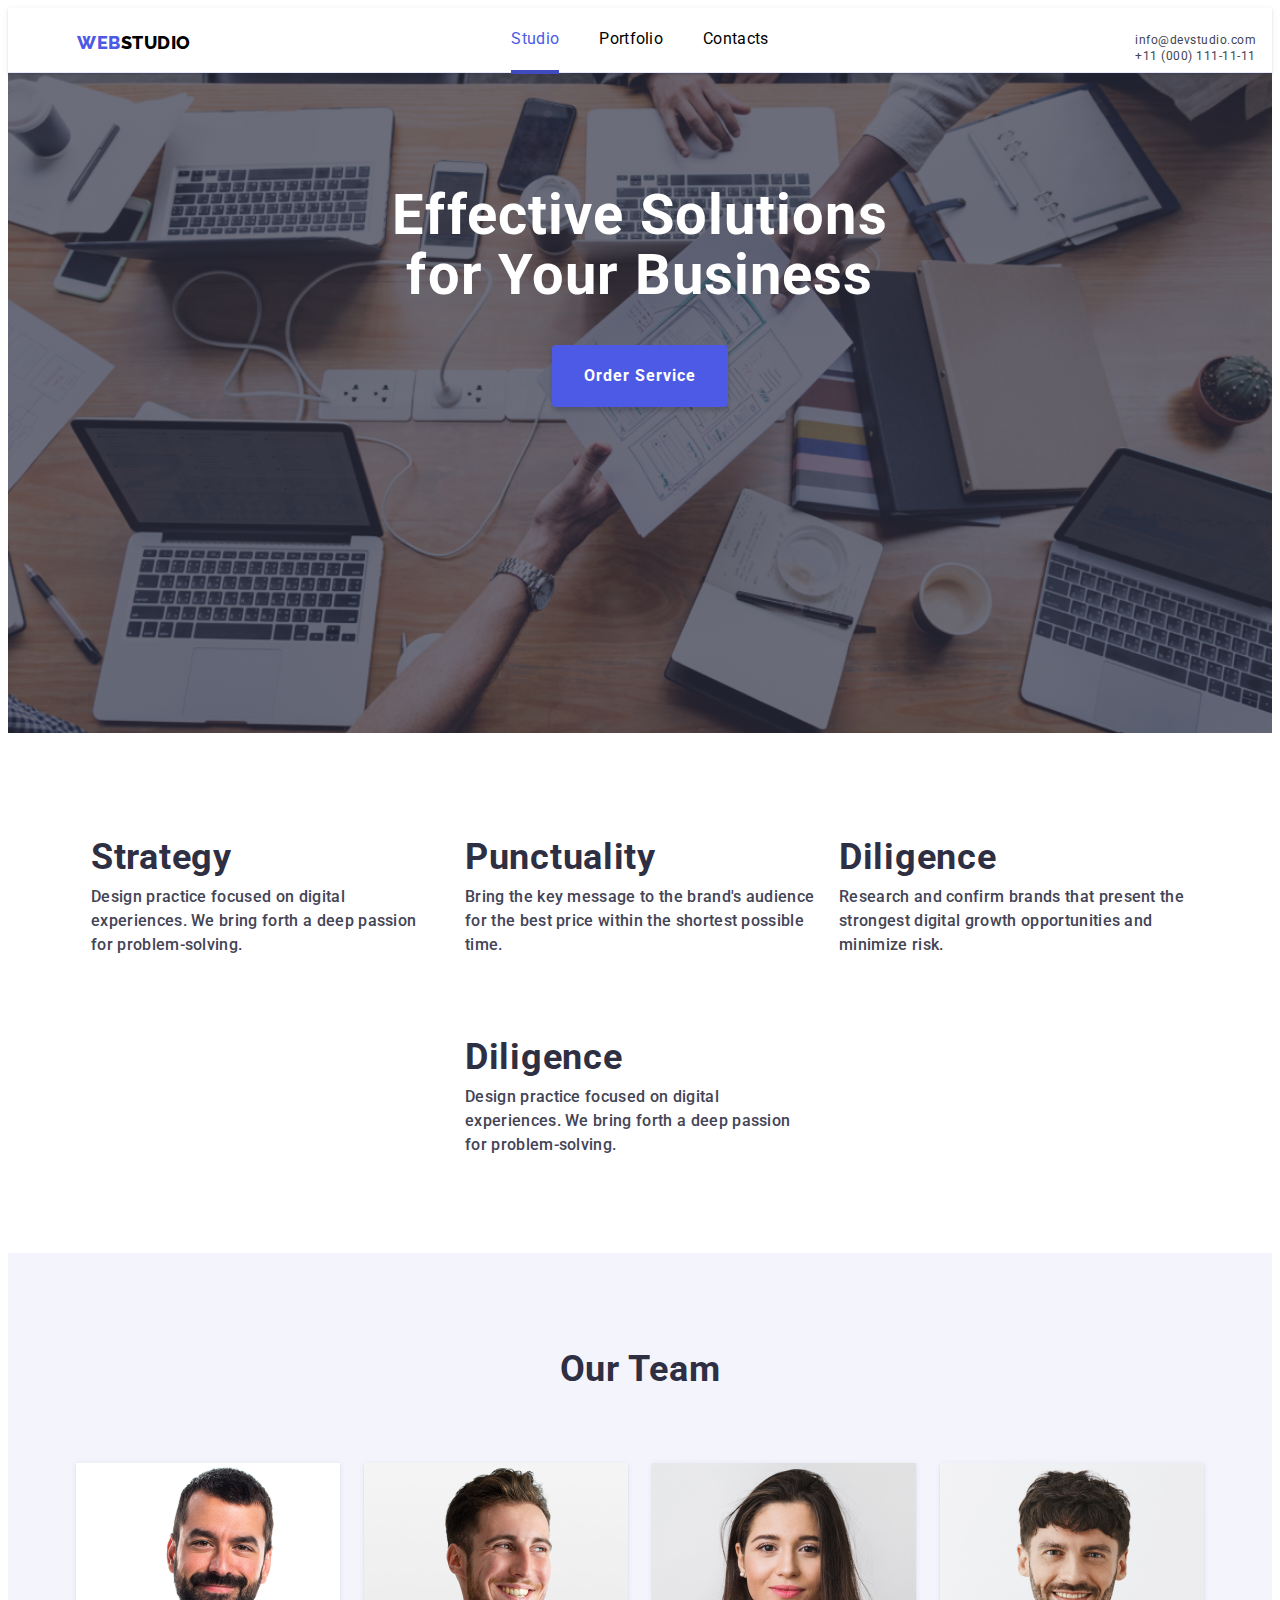
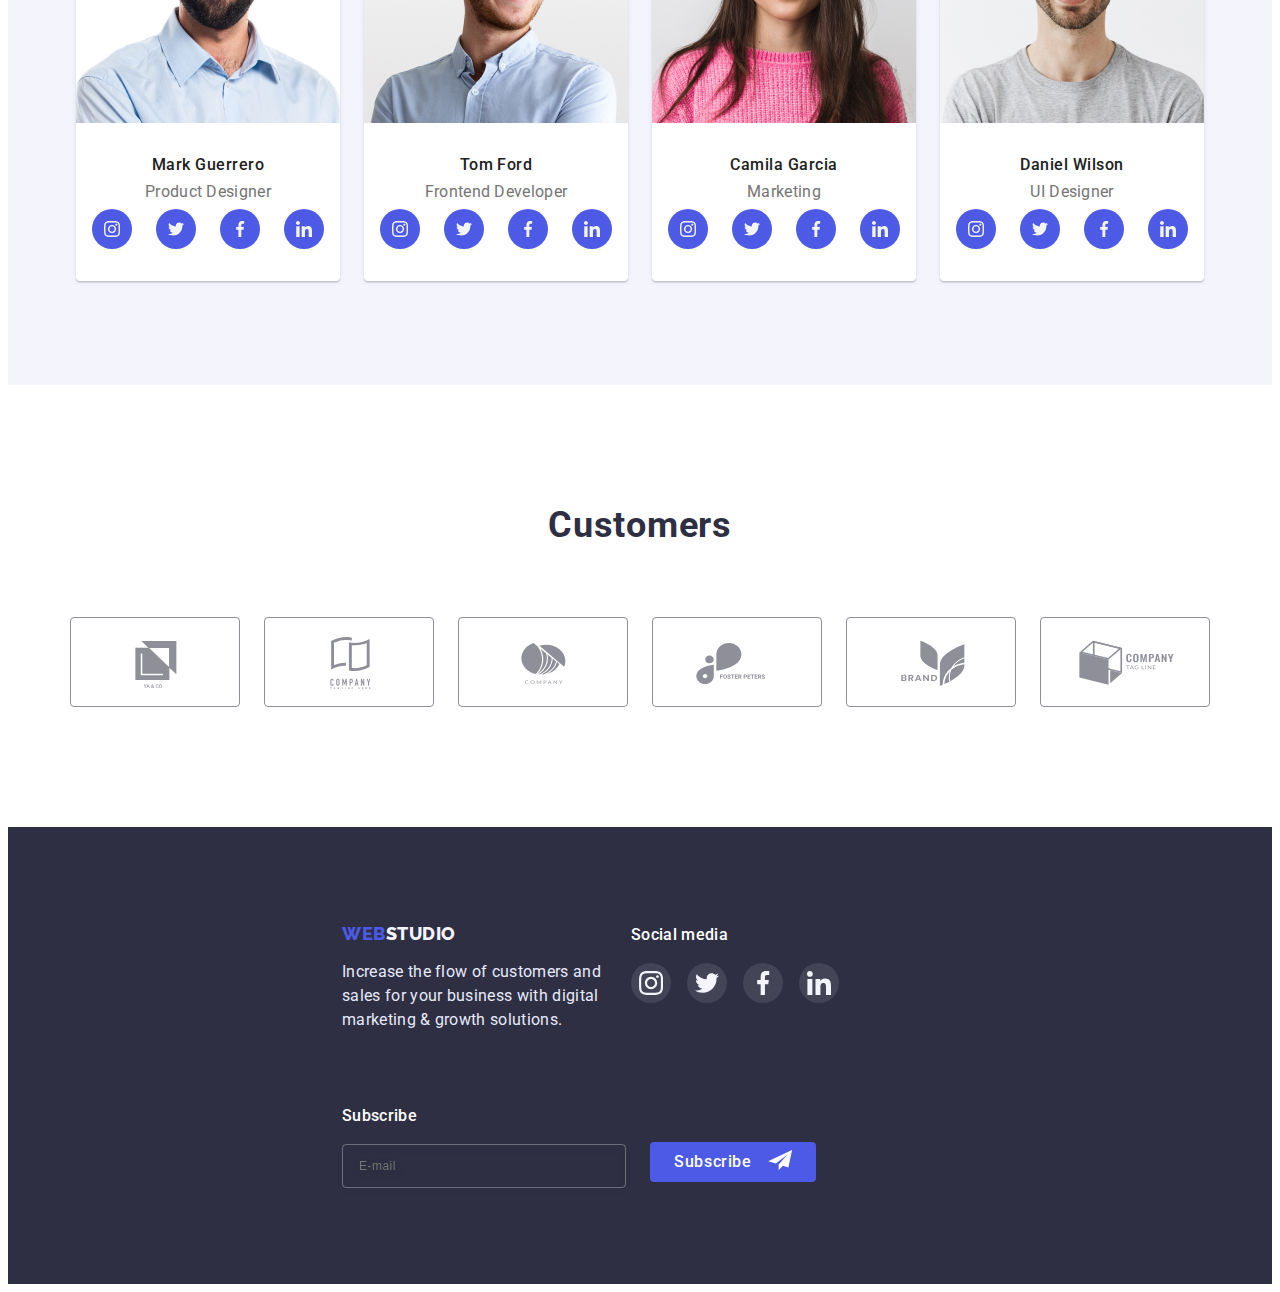
<file: index.html>
<!DOCTYPE html>
<html lang="en">
<head>
    <meta charset="UTF-8">
    <meta http-equiv="X-UA-Compatible" content="IE=edge">
    <meta name="viewport" content="width=device-width, initial-scale=1.0">
    <link rel="stylesheet" href="https://cdnjs.cloudflare.com/ajax/libs/modern-normalize/1.1.0/modern-normalize.min.css"
        integrity="sha512-wpPYUAdjBVSE4KJnH1VR1HeZfpl1ub8YT/NKx4PuQ5NmX2tKuGu6U/JRp5y+Y8XG2tV+wKQpNHVUX03MfMFn9Q=="
        crossorigin="anonymous" referrerpolicy="no-referrer" />
    <link rel="preconnect" href="https://fonts.googleapis.com">
    <link rel="preconnect" href="https://fonts.gstatic.com" crossorigin>
    <link href="https://fonts.googleapis.com/css2?family=Raleway:wght@800&family=Roboto:wght@400;500;700;900&display=swap"
        rel="stylesheet">
    <link rel="stylesheet" href="./styles/styles.css">
    <title>homeworck 4</title>
</head>
<body>
    
    <header>
        <div class="container heder-div">
         <a class="logo-link link" href="./">WEB<span class="heder-logo">STUDIO</span></a>
            <div class="menu-btn">
                <span></span>
                <span></span>
                <span></span>
            </div>
            <div class="menu">
         <ul class="heder-buttons">
            <li  class="heder-link curent-1"><a class="heder-nav-link link current" href="" >Studio</a></li>
            <li  class="heder-link"><a class="heder-nav-link link" href="./portfolio.html">Portfolio</a></li>
            <li  class="heder-link"><a class="heder-nav-link link" href="">Contacts</a></li>
         </ul>
        <div class="heder-contacts-link link">
            <a class="heder-contackts link" href="mailto:info@devstudio.com">info@devstudio.com</a>
            <a class="heder-contackts burger link" href="tel:+110001111111">+11 (000) 111-11-11</a>
        </div>
        <ul class="burger-logo-link link">
            <li class="team-logo"><a class="team-soc link" href="">
                    <svg width="16" height="16" class="soc-icon">
                        <use href="./logos/soc-icons.svg#icon-instagram"></use>
                    </svg>
                </a>
            </li>
            <li class="team-logo"><a class="team-soc link" href=""><svg width="16" height="16" class="soc-icon">
                        <use href="./logos/soc-icons.svg#icon-twitter"></use>
                    </svg></a>
            </li>
            <li class="team-logo"><a class="team-soc link" href=""><svg width="16" height="16" class="soc-icon">
                        <use href="./logos/soc-icons.svg#icon-facebook"></use>
                    </svg></a>
            </li>
            <li class="team-logo"><a class="team-soc link" href=""><svg width="16" height="16" class="soc-icon">
                        <use href="./logos/soc-icons.svg#icon-linkedin"></use>
                    </svg></a>
            </li>
        </ul>
        </div>
        </div>
    </header>

    <main>
     <section class="buy">
        <div class="container">
                <h1 class="buy-text">Effective Solutions<br>for Your Business</h1>
                <button class="buy-btn" type=button data-modal-open>Order Service</button>
        </div>
     </section>
    <section class="warning">
        <div class="container">
    <ul class="about-text link">
        <li class="about-txt-1">
        <div class="svg">
            <svg width="64" height="64">
                <use href="./logos/icons.svg#icon-antenna"></use>
            </svg>
        </div>
            <h3 class="about-h3">
                Strategy
            </h3>
            <p class="about-p">
                Design practice focused on digital experiences. We bring forth a deep passion for problem-solving.
            </p>
        </li>
        <li class="about-txt-1">
        <div class="svg">
            <svg width="64" height="64">
                <use href="./logos/icons.svg#icon-clock"></use>
            </svg>
        </div>
            <h3 class="about-h3">
                Punctuality
            </h3>

            <p class="about-p">
                Bring the key message to the brand's audience for the best price within the shortest possible time.
            </p>
        </li>
        <li class="about-txt-1">
        <div class="svg">
            <svg width="64" height="64">
                <use href="./logos/icons.svg#icon-diagram"></use>
            </svg>
        </div>
            <h3 class="about-h3">
                Diligence
            </h3>
            <p class="about-p">
                Research and confirm brands that present the strongest digital growth opportunities and minimize risk.
            </p>
        </li>
        <li class="about-txt-1">
        <div class="svg">
            <svg width="64" height="64">
                <use href="./logos/icons.svg#icon-astronaut"></use>
            </svg>
        </div>
            <h3 class="about-h3">
                Diligence
            </h3>
            <p class="about-p">
                Design practice focused on digital experiences. We bring forth a deep passion for problem-solving.
            </p>
        </li>
    </ul>
    </div>
    </section>

    <section class="about-worck">
        <div class="container">
        <h2 class="whu-worck-txt">
            What are we doing
        </h2>
        <ul class="whu-worck link">
            <li><img width="360" height="300" src="./img/photo1.jpg" alt="img 1"></li>
            <li><img width="360" height="300" src="./img/photo2.jpg" alt="img 2"></li>
            <li><img width="360" height="300" src="./img/photo3.jpg" alt="img 3"></li>
        </ul>
        </div>
    </section>

    <section class="my-team">
        <div class="container">
        <h2 class="team-txt">
            Our Team
        </h2>

       <ul class="about-team link">
        <li class="team">
            <img width="264" height="260" src="./img/mark.jpg" alt="Mark Guerrero" srcset="./img/mark.jpg"
                src="./img/mark.jpg">
            <div class="team-wraper">
            <h3 class="team-h3">Mark Guerrero</h3>
            <p class="team-p">Product Designer</p>
            <ul class="team-logo-link link">
                <li class="team-logo"><a class="team-soc link" href="">
                    <svg width="16" height="16" class="soc-icon">
                    <use href="./logos/soc-icons.svg#icon-instagram"></use>
                </svg>
                </a>
                </li>
                <li class="team-logo"><a class="team-soc link" href=""><svg width="16" height="16" class="soc-icon">
                    <use href="./logos/soc-icons.svg#icon-twitter"></use>
                </svg></a>
                </li>
                <li class="team-logo"><a class="team-soc link" href=""><svg width="16" height="16" class="soc-icon">
                    <use href="./logos/soc-icons.svg#icon-facebook"></use>
                </svg></a>
                </li>
                <li class="team-logo"><a class="team-soc link" href=""><svg width="16" height="16" class="soc-icon">
                    <use href="./logos/soc-icons.svg#icon-linkedin"></use>
                </svg></a>
                </li>
            </ul>
            </div>
        </li>
        <li class="team">
            <img width="264" height="260" src="./img/tom.jpg" alt="Tom Ford" srcset="./img/tom.jpg"
                src="./img/tom.jpg">
            <div class="team-wraper">
            <h3 class="team-h3">Tom Ford</h3>
            <p class="team-p">Frontend Developer</p>
            <ul class="team-logo-link link">
                <li class="team-logo"><a class="team-soc link" href="">
                        <svg width="16" height="16" class="soc-icon">
                            <use href="./logos/soc-icons.svg#icon-instagram"></use>
                        </svg>
                    </a>
                </li>
                <li class="team-logo"><a class="team-soc link" href=""><svg width="16" height="16" class="soc-icon">
                            <use href="./logos/soc-icons.svg#icon-twitter"></use>
                        </svg></a>
                </li>
                <li class="team-logo"><a class="team-soc link" href=""><svg width="16" height="16" class="soc-icon">
                            <use href="./logos/soc-icons.svg#icon-facebook"></use>
                        </svg></a>
                </li>
                <li class="team-logo"><a class="team-soc link" href=""><svg width="16" height="16" class="soc-icon">
                            <use href="./logos/soc-icons.svg#icon-linkedin"></use>
                        </svg></a>
                </li>
            </ul>
            </div>
        </li>
        <li class="team">
            <img width="264" height="260" src="./img/camila.jpg" alt="Camila Garcia"
             srcset="./img/camila.jpg" 
        src="./img/camila.jpg">
            <div class="team-wraper">
            <h3 class="team-h3">Camila Garcia</h3>
            <p class="team-p">Marketing</p>
            <ul class="team-logo-link link">
                <li class="team-logo"><a class="team-soc link" href="">
                        <svg width="16" height="16" class="soc-icon">
                            <use href="./logos/soc-icons.svg#icon-instagram"></use>
                        </svg>
                    </a>
                </li>
                <li class="team-logo"><a class="team-soc link" href=""><svg width="16" height="16" class="soc-icon">
                            <use href="./logos/soc-icons.svg#icon-twitter"></use>
                        </svg></a>
                </li>
                <li class="team-logo"><a class="team-soc link" href=""><svg width="16" height="16" class="soc-icon">
                            <use href="./logos/soc-icons.svg#icon-facebook"></use>
                        </svg></a>
                </li>
                <li class="team-logo"><a class="team-soc link" href=""><svg width="16" height="16" class="soc-icon">
                            <use href="./logos/soc-icons.svg#icon-linkedin"></use>
                        </svg></a>
                </li>
            </ul>
            </div>
        </li>
        <li class="team">
            <img width="264" height="260" src="./img/daniel.jpg" alt="Daniel Wilson" srcset="./img/daniel.jpg"
                src="./img/daniel.jpg">
            <div class="team-wraper">
            <h3 class="team-h3">Daniel Wilson</h3>
            <p class="team-p">UI Designer</p>
            <ul class="team-logo-link link">
                <li class="team-logo"><a class="team-soc link" href="">
                        <svg width="16" height="16" class="soc-icon">
                            <use href="./logos/soc-icons.svg#icon-instagram"></use>
                        </svg>
                    </a>
                </li>
                <li class="team-logo"><a class="team-soc link" href=""><svg width="16" height="16" class="soc-icon">
                            <use href="./logos/soc-icons.svg#icon-twitter"></use>
                        </svg></a>
                </li>
                <li class="team-logo"><a class="team-soc link" href=""><svg width="16" height="16" class="soc-icon">
                            <use href="./logos/soc-icons.svg#icon-facebook"></use>
                        </svg></a>
                </li>
                <li class="team-logo"><a class="team-soc link" href=""><svg width="16" height="16" class="soc-icon">
                            <use href="./logos/soc-icons.svg#icon-linkedin"></use>
                        </svg></a>
                </li>
            </ul>
            </div>
        </li>
       </ul>
    </div>
    </section>

    <section class="customers">
        <div class="container">
        <h2 class="customers-text">Customers</h2>
        <ul class="customers-logo-link link">
            <li class="customers-logos">
                <a class="customer-svg-link link" href="">
                    <svg class="costomers-svg-icon" width="104" height="56">
                        <use href="./logos/customers-icon.svg#icon-Logo"></use>
                    </svg>
                </a>
            </li>
            <li class="customers-logos">
                <a class="customer-svg-link link" href="">
                    <svg class="costomers-svg-icon" width="104" height="56">
                        <use href="./logos/customers-icon.svg#icon-Logo-1"></use>
                    </svg>
                </a>
            </li>
            <li class="customers-logos">
                <a class="customer-svg-link link" href="">
                    <svg class="costomers-svg-icon" width="104" height="56">
                        <use href="./logos/customers-icon.svg#icon-Logo-2"></use>
                    </svg>
                </a>
            </li>
            <li class="customers-logos">
                <a class="customer-svg-link link" href="">
                    <svg class="costomers-svg-icon" width="104" height="56">
                        <use href="./logos/customers-icon.svg#icon-Logo-3"></use>
                    </svg>
                </a>
            </li>
            <li class="customers-logos">
                <a class="customer-svg-link link" href="">
                    <svg class="costomers-svg-icon" width="104" height="56">
                        <use href="./logos/customers-icon.svg#icon-Logo-4"></use>
                    </svg>
                </a>
            </li>
            <li class="customers-logos">
                <a class="customer-svg-link link" href="">
                    <svg class="costomers-svg-icon" width="104" height="56">
                        <use href="./logos/customers-icon.svg#icon-Logo-5"></use>
                    </svg>
                </a>
            </li>
        </ul>
        </div>
    </section>

    </main>

    <footer>
        <div class="container footer-logs">
    
            <div>
                <a class="footer-logo-link link" href="./">WEB<span class="footer-logo">STUDIO</span></a>
                <p class="footer_title">Increase the flow of customers and sales for your business with digital marketing &
                    growth
                    solutions.</p>
            </div>
            <div class="footer-logos">
                <p>
                    Social media
                </p>
                <ul class="footer-logs-link link">
                    <li class="logos-footer"><a class="logo_footer link" href=""><svg class="svg-logo-footer" width="24"
                                height="24">
                                <use href="./logos/soc-icons.svg#icon-instagram"></use>
                            </svg></a></li>
                    <li class="logos-footer"><a class="logo_footer link" href=""><svg class="svg-logo-footer" width="24"
                                height="24">
                                <use href="./logos/soc-icons.svg#icon-twitter"></use>
                            </svg></a></li>
                    <li class="logos-footer"><a class="logo_footer link" href=""><svg class="svg-logo-footer" width="24"
                                height="24">
                                <use href="./logos/soc-icons.svg#icon-facebook"></use>
                            </svg></a></li>
                    <li class="logos-footer"><a class="logo_footer link" href=""><svg class="svg-logo-footer" width="24"
                                height="24">
                                <use href="./logos/soc-icons.svg#icon-linkedin"></use>
                            </svg></a></li>
                </ul>
            </div>
            <div class="footer-input">
                <form>
                    <span class="fuuter-input-title">Subscribe</span>
                    <div class="footer-in">
                        <label class="footer-input-2">
                            <input class="fuuter_input" name="mail" type="email" placeholder="E-mail">
                        </label>
    
    
                        <button type="submit" class="footer-button">
                            Subscribe
                            <svg class="footer-input-logo" width="24" height="20">
                                <use href="./logos/footer-icon.svg#icon-footer"></use>
                            </svg>
                        </button>
                    </div>
                </form>
            </div>
    
        </div>
    </footer>

    <div class="backdrop is-hidden" data-modal>
        <div class="modal">
            <button class='modal-close-button' type="button" data-modal-close>
                <svg width="8" height="8" class="close-button">
                    <use href="./logos/close-modal.svg#icon-close"></use>
                </svg>
            </button>
            <p class="modal-title">Leave your contacts and we will call you back</p>

            <form class="modalform">

            <label><span class="modal-input-title">Name</span> 
            <span class="modal-logo-use">
            <input class="modal-input" name="user-name" type="text"
            required>
            <svg class="modal-input-logo" width="12" height="12">
                <use href="./logos/modal-icons.svg#icon-Vector"></use>
            </svg>
            </span>
            </label>

            <label><span class="modal-input-title">Phone</span>
            <span class="modal-logo-use">
            <input class="modal-input" name="user-tel" type="tel"
            required>
            <svg class="modal-input-logo" width="12" height="12">
                <use href="./logos/modal-icons.svg#icon-Vector-1"></use>
            </svg>
            </span>
            </label>

            <label><span class="modal-input-title">Email</span>
            <span class="modal-logo-use">
            <input class="modal-input" name="user-mail" type="text">
            <svg class="modal-input-logo" width="12" height="12">
                <use href="./logos/modal-icons.svg#icon-Vector-2"></use>
            </svg>
            </span>
            </label>

            <label><span class="modal-input-title">Comment</span>
            <textarea class="modal-comment-input" name="comment" placeholder="Text input" type="text"></textarea>
            </label>

            <div class="accept-modal">
            <label class="privacy-title">
                <div>
                    <label class="check option">
                        <input class="check__input" type="checkbox">
                        <span class="check__box"></span>
                        <span class="accept-title">I accept the terms and conditions of
                             the <a class="modal-ptivacy-link" href="">Privacy Policy</a></span>
                    </label>
                </div>
                
            </label>
            </div>

            <button class="modal-send-btn"  type="submit">Send</button>
            </form>
        </div>
    </div>
    <script src="./js/modal.js"></script>
</body>
</html>
</file>
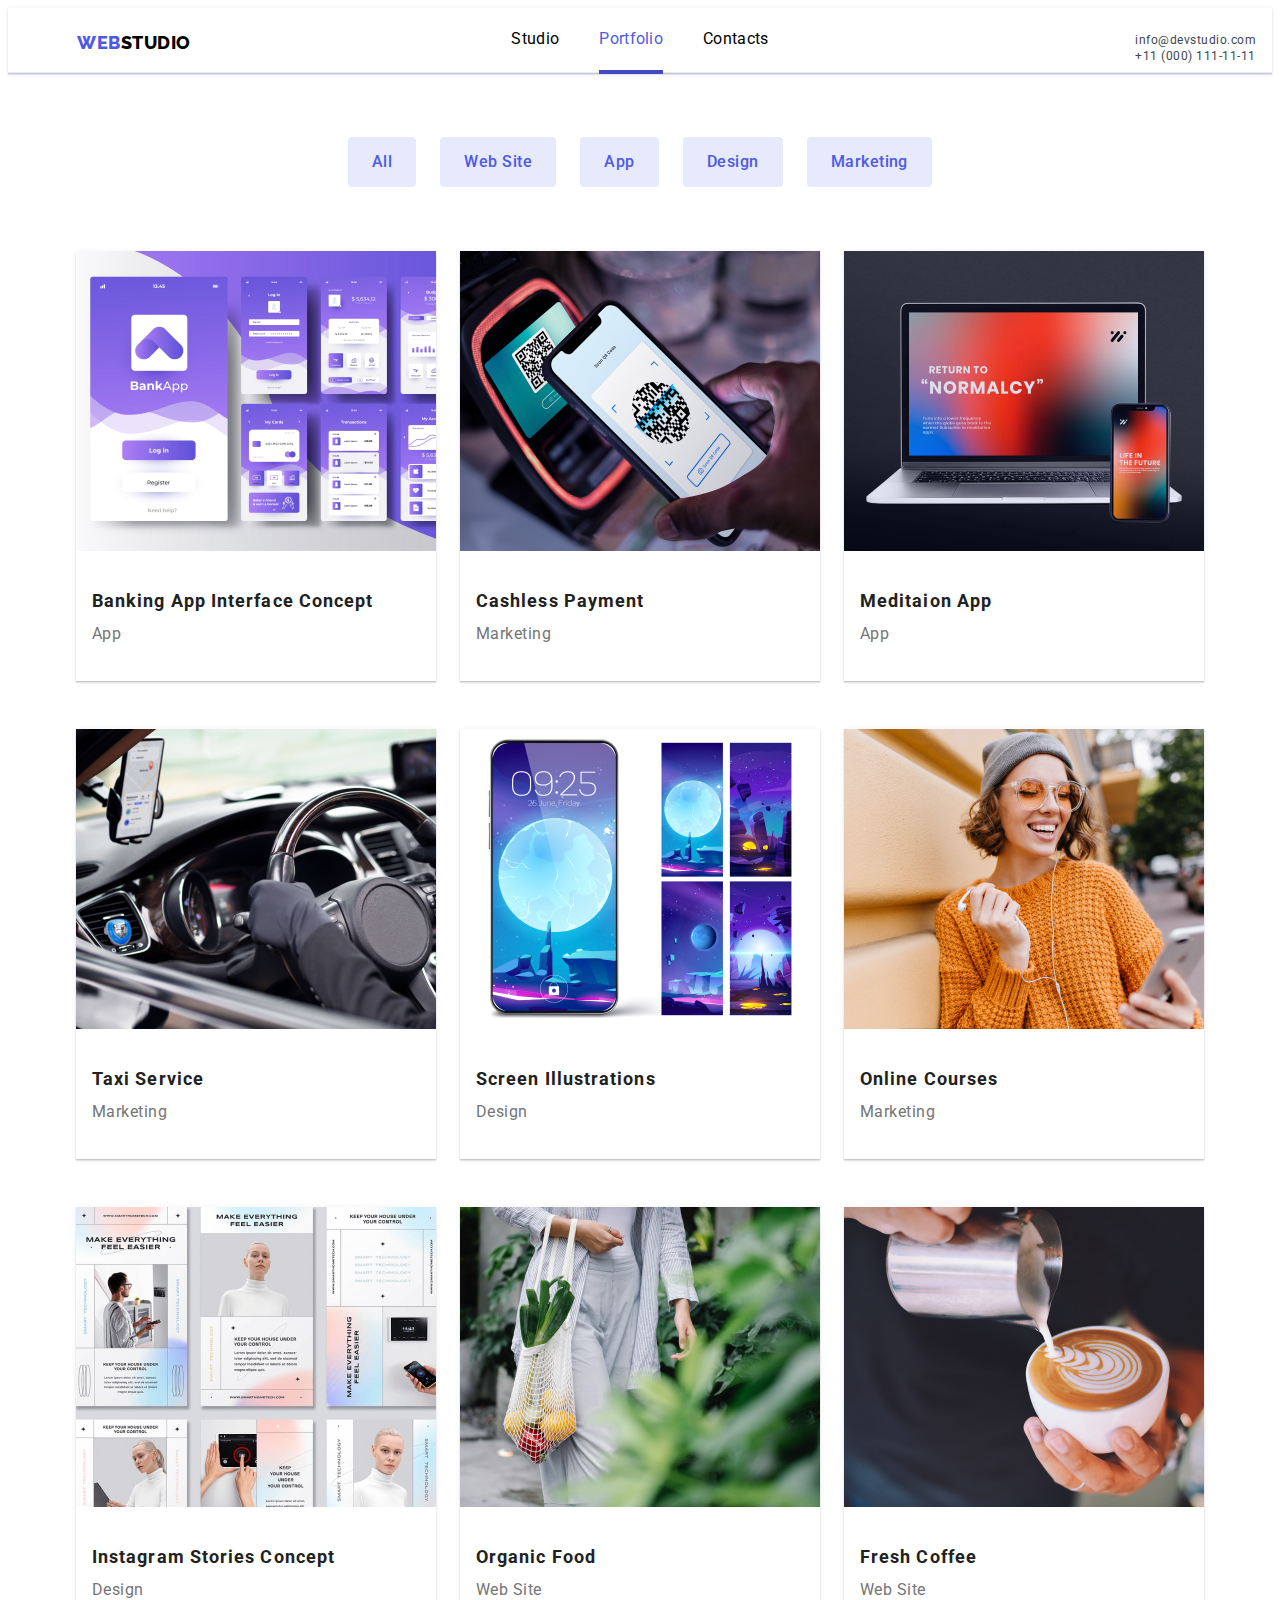
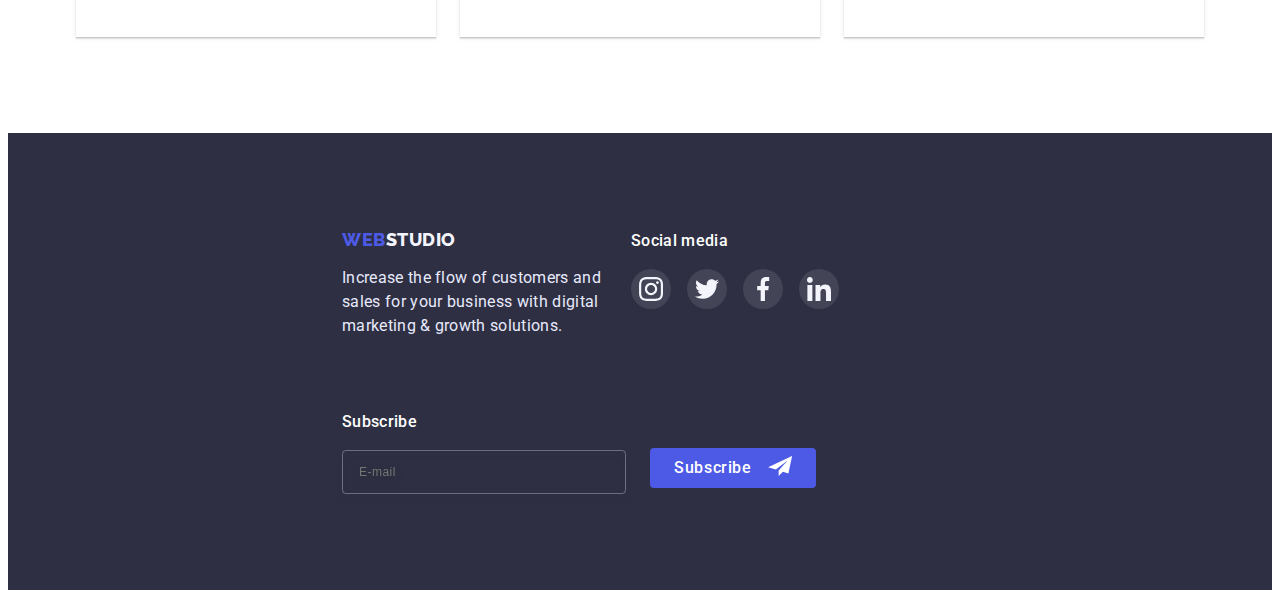
<file: portfolio.html>
<!DOCTYPE html>
<html lang="en">
<head>
    <meta charset="UTF-8">
    <meta http-equiv="X-UA-Compatible" content="IE=edge">
    <meta name="viewport" content="width=device-width, initial-scale=1.0">
    <link rel="stylesheet" href="https://cdnjs.cloudflare.com/ajax/libs/modern-normalize/1.1.0/modern-normalize.min.css"
        integrity="sha512-wpPYUAdjBVSE4KJnH1VR1HeZfpl1ub8YT/NKx4PuQ5NmX2tKuGu6U/JRp5y+Y8XG2tV+wKQpNHVUX03MfMFn9Q=="
        crossorigin="anonymous" referrerpolicy="no-referrer" />
    <link rel="preconnect" href="https://fonts.googleapis.com">
    <link rel="preconnect" href="https://fonts.gstatic.com" crossorigin>
    <link href="https://fonts.googleapis.com/css2?family=Roboto:wght@400;500;700;900&display=swap" rel="stylesheet">
    <link rel="preconnect" href="https://fonts.googleapis.com">
    <link rel="preconnect" href="https://fonts.gstatic.com" crossorigin>
    <link href="https://fonts.googleapis.com/css2?family=Raleway:wght@700&family=Roboto:wght@800&display=swap"
          rel="stylesheet">
    <link rel="stylesheet" href="./styles/styles.css">
    <title>portfolio</title>
</head>
<body>

<header>
    <div class="container heder-div">
        <a class="logo-link link" href="./">WEB<span class="heder-logo">STUDIO</span></a>
        <div class="menu-btn">
            <span></span>
            <span></span>
            <span></span>
        </div>
        <div class="menu">
            <ul class="heder-buttons">
                <li class="heder-link"><a class="heder-nav-link link" href="./index.html">Studio</a></li>
                <li class="heder-link curent-1"><a class="heder-nav-link link current" href="">Portfolio</a></li>
                <li class="heder-link"><a class="heder-nav-link link" href="">Contacts</a></li>
            </ul>
            <div class="heder-contacts-link link">
                <a class="heder-contackts link" href="mailto:info@devstudio.com">info@devstudio.com</a>
                <a class="heder-contackts burger link" href="tel:+110001111111">+11 (000) 111-11-11</a>
            </div>
            <ul class="burger-logo-link link">
                <li class="team-logo"><a class="team-soc link" href="">
                        <svg width="16" height="16" class="soc-icon">
                            <use href="./logos/soc-icons.svg#icon-instagram"></use>
                        </svg>
                    </a>
                </li>
                <li class="team-logo"><a class="team-soc link" href=""><svg width="16" height="16" class="soc-icon">
                            <use href="./logos/soc-icons.svg#icon-twitter"></use>
                        </svg></a>
                </li>
                <li class="team-logo"><a class="team-soc link" href=""><svg width="16" height="16" class="soc-icon">
                            <use href="./logos/soc-icons.svg#icon-facebook"></use>
                        </svg></a>
                </li>
                <li class="team-logo"><a class="team-soc link" href=""><svg width="16" height="16" class="soc-icon">
                            <use href="./logos/soc-icons.svg#icon-linkedin"></use>
                        </svg></a>
                </li>
            </ul>
        </div>
    </div>
</header>
    <main> 
    <section class="portfolio-main">
        <div class="container portfolio-container">
        <ul class="main-btn">
            <li>
                <button class="nav-buttons" type="button">All</button>
            </li>
            <li>
                <button class="nav-buttons" type="button">Web Site</button>
            </li>
            <li>
                <button class="nav-buttons" type="button">App</button>
            </li>
            <li>
                <button class="nav-buttons" type="button">Design</button>
            </li>
            <li>
                <button class="nav-buttons" type="button">Marketing</button>
            </li>
            </ul>
            <ul class="portfolio-img link">
            <li class="portfolio-li">
                <a class="link portfolio-link" href="">
                    <div class="portfolio-wraper">
                <img width="360" height="300px" src="./img/img.jpg" alt="">
                <p class="portfolio-top-title"> 
                    Lorem ipsum dolor sit amet, consectetur adipisicing elit. Itaque praesentium ut nobis excepturi delectus illo odit
                    repellat architecto laborum ipsum rerum, atque minima quibusdam perferendis voluptate quis culpa corrupti repellendus!
                    Lorem ipsum dolor sit amet, consectetur adipisicing elit. Itaque praesentium ut nobis excepturi delectus illo odit repellat architecto laborum ipsum rerum, atque minima quibusdam perferendis voluptate quis culpa corrupti repellendus!
                </p>
                </div>
                <div class="portfolio-title">
                <h3 class="portfolio-h3">Banking App Interface Concept</h3>
                <p class="portfolio-p">App</p>
                </div>
            </a>
            </li>
            <li class="portfolio-li">
                <a class="link portfolio-link" href="">
                <div class="portfolio-wraper">
                <img width="360" height="300px" src="./img/img1.jpg" alt="">
                <p class="portfolio-top-title">
                14 Stylish and User-Friendly App Design Concepts · Task Manager App · Calorie Tracker App · Exotic Fruit Ecommerce App ·
                Cloud Storage App
                </p>
                </div>
                <div class="portfolio-title">
                <h3 class="portfolio-h3">Cashless Payment</h3>
                <p class="portfolio-p">Marketing</p>
                </div>
            </a>
            </li>
            <li class="portfolio-li">
                <a class="link portfolio-link" href="">
                    <div class="portfolio-wraper">
                <img width="360" height="300px" src="./img/img2.jpg" alt="">
                <p class="portfolio-top-title">
                   Lorem ipsum dolor sit amet, consectetur adipisicing elit. Itaque praesentium ut nobis excepturi delectus illo odit repellat architecto laborum ipsum rerum, atque minima quibusdam perferendis voluptate quis culpa corrupti repellendus!             
                </p>
                </div>
                <div class="portfolio-title">
                <h3 class="portfolio-h3">Meditaion App</h3>
                <p class="portfolio-p">App</p>
                </div>
            </a>
            </li>
            <li class="portfolio-li">
                <a class="link portfolio-link" href="">
                    <div class="portfolio-wraper">
                <img width="360" height="300px" src="./img/img3.jpg" alt="">
                <p class="portfolio-top-title">
                     Lorem ipsum dolor sit, amet consectetur adipisicing elit. Veritatis enim eos non vel nihil sed, rem soluta dolore hic vero. Est blanditiis omnis cupiditate, quod doloremque unde dicta ipsum tempora.           
                </p>
                </div>
                <div class="portfolio-title">
                <h3 class="portfolio-h3">Taxi Service</h3>
                <p class="portfolio-p">Marketing</p>
                </div>
            </a>
            </li>
            <li class="portfolio-li">
                <a class="link portfolio-link" href="">
                    <div class="portfolio-wraper">
                <img width="360" height="300px" src="./img/img8.jpg" alt="">
                <p class="portfolio-top-title">
                    Lorem ipsum, dolor sit amet consectetur adipisicing elit. Saepe veniam ex deserunt, incidunt eaque, cum asperiores pariatur modi natus ducimus, illo voluptas. Consequatur rerum quod, excepturi aliquam facere laborum voluptate.            
                </p>
                </div>
                <div class="portfolio-title">
                <h3 class="portfolio-h3">Screen Illustrations</h3>
                <p class="portfolio-p">Design</p>
                </div>
            </a>
            </li>
            <li class="portfolio-li">
                <a class="link portfolio-link" href="">
                    <div class="portfolio-wraper">
                <img width="360" height="300px" src="./img/img4.jpg" alt="">
                <p class="portfolio-top-title">
                Lorem ipsum dolor sit amet consectetur adipisicing elit. Exercitationem nisi magnam laudantium! Ducimus asperiores commodi iste est ratione numquam quaerat tempore, architecto quisquam ad fugit voluptas repudiandae, consectetur repellat quia.                
                </p>
                </div>
                <div class="portfolio-title">
                <h3 class="portfolio-h3">Online Courses</h3>
                <p class="portfolio-p">Marketing</p>
                </div>
            </a>
            </li>
            <li class="portfolio-li">
                <a class="link portfolio-link" href="">
                    <div class="portfolio-wraper">
                <img width="360" height="300px" src="./img/img5.jpg" alt="">
                <p class="portfolio-top-title">
                    Lorem ipsum dolor sit amet consectetur adipisicing elit. Exercitationem nisi magnam laudantium! Ducimus asperiores
                    commodi iste est ratione numquam quaerat tempore, architecto quisquam ad fugit voluptas repudiandae, consectetur
                    repellat quia.
                </p>
                </div>
                <div class="portfolio-title">
                <h3 class="portfolio-h3">Instagram Stories Concept</h3>
                <p class="portfolio-p">Design</p>
                </div>
            </a>
            </li>
            <li class="portfolio-li">
                <a class="link portfolio-link" href="">
                    <div class="portfolio-wraper">
                <img width="360" height="300px" src="./img/img6.jpg" alt="">
                <p class="portfolio-top-title">
                    Lorem ipsum dolor sit amet consectetur adipisicing elit. Exercitationem nisi magnam laudantium! Ducimus asperiores
                    commodi iste est ratione numquam quaerat tempore, architecto quisquam ad fugit voluptas repudiandae, consectetur
                    repellat quia.
                </p>
                </div>
                <div class="portfolio-title">
                <h3 class="portfolio-h3">Organic Food</h3>
                <p class="portfolio-p">Web Site</p>
                </div>
                </a>
            </li>
            <li class="portfolio-li">
                <a class="link portfolio-link" href="">
                    <div class="portfolio-wraper">
                <img width="360" height="300px" src="./img/img7.jpg" alt="">
                <p class="portfolio-top-title">
                    Lorem ipsum dolor sit amet consectetur adipisicing elit. Exercitationem nisi magnam laudantium! Ducimus asperiores
                    commodi iste est ratione numquam quaerat tempore, architecto quisquam ad fugit voluptas repudiandae, consectetur
                    repellat quia.
                </p>
                </div>
                <div class="portfolio-title">
                <h3 class="portfolio-h3">Fresh Coffee</h3>
                <p class="portfolio-p">Web Site</p>
                </div>
            </a>
            </li>
        </ul>
        </div>
    </section>

    </main>

    <footer>
        <div class="container footer-logs">
    
            <div>
                <a class="footer-logo-link link" href="./">WEB<span class="footer-logo">STUDIO</span></a>
                <p class="footer_title">Increase the flow of customers and sales for your business with digital marketing &
                    growth
                    solutions.</p>
            </div>
            <div class="footer-logos">
                <p>
                    Social media
                </p>
                <ul class="footer-logs-link link">
                    <li class="logos-footer"><a class="logo_footer link" href=""><svg class="svg-logo-footer" width="24"
                                height="24">
                                <use href="./logos/soc-icons.svg#icon-instagram"></use>
                            </svg></a></li>
                    <li class="logos-footer"><a class="logo_footer link" href=""><svg class="svg-logo-footer" width="24"
                                height="24">
                                <use href="./logos/soc-icons.svg#icon-twitter"></use>
                            </svg></a></li>
                    <li class="logos-footer"><a class="logo_footer link" href=""><svg class="svg-logo-footer" width="24"
                                height="24">
                                <use href="./logos/soc-icons.svg#icon-facebook"></use>
                            </svg></a></li>
                    <li class="logos-footer"><a class="logo_footer link" href=""><svg class="svg-logo-footer" width="24"
                                height="24">
                                <use href="./logos/soc-icons.svg#icon-linkedin"></use>
                            </svg></a></li>
                </ul>
            </div>
            <div class="footer-input">
                    <form>
                        <span class="fuuter-input-title">Subscribe</span>
                        <div class="footer-in">
                                <label class="footer-input-2">
                                    <input class="fuuter_input" name="mail" type="email" placeholder="E-mail">
                                </label>

                                
                                    <button type="submit" class="footer-button">
                                        Subscribe
                                        <svg class="footer-input-logo" width="24" height="20">
                                            <use href="./logos/footer-icon.svg#icon-footer"></use>
                                        </svg>
                                    </button>
                                </div>
                    </form>
            </div>
            
        </div>
    </footer>

    <script>let menuBtn = document.querySelector('.menu-btn');
        let menu = document.querySelector('.menu');

        menuBtn.addEventListener('click', function () {
            menuBtn.classList.toggle('active');
            menu.classList.toggle('active');
        })</script>

</body>
</html>
</file>
<file: styles/styles.css>
body{
    
    font-family: 'Roboto', sans-serif;
    font-size: 16px;
    letter-spacing:0.02em;}

h1 , h2 , h3 , h4 , h5 , h6 , p {margin: 0;}

.link{text-decoration: none;
    list-style: none;}

:root{
    --color-1: #4D5AE5 ;
}

ul, ol {list-style: none;
    padding-left: 0;
    margin: 0;}

img{display: block;
    max-width:100%;
    height: auto;}

.visually-hidden {
    position: absolute;
    width: 1px;
    height: 1px;
    margin: -1px;
    border: 0;
    padding: 0;

    white-space: nowrap;
    clip-path: inset(100%);
    clip: rect(0 0 0 0);
    overflow: hidden;
}

.container {
    width: 100%;
    padding: 0 15px;
    margin: 0 auto;
}

@media screen and (min-width:428px) {
    .container{ width: 428px;}
}

@media screen and (min-width:768px) {
    .container {
        width: 768px;
    }
}

@media screen and (min-width:1158px) {
    .container {
        width: 1158px;
    }
}







/* ===================================== phone ================================================ */

@media (min-width:320px) and (max-width:767px) {

header{background: #FFFFFF;
    border: 1px solid #E7E9FC;
    box-shadow: 0px 2px 1px rgba(46, 47, 66, 0.08), 0px 1px 1px rgba(46, 47, 66, 0.16), 0px 1px 6px rgba(46, 47, 66, 0.08);} 

.heder-buttons{font-weight: 700;
    font-size: 36px;
    line-height: calc(40 / 36);
    letter-spacing: 0.02em;
    text-transform: capitalize;
    color: #000000;
    margin-top: 80px;
    margin-left: 40px;
    gap: 40px;
    display: flex;
    flex-direction: column;
    margin-bottom: auto;}

.heder-contacts-link{display: flex;
    flex-direction: column;
    margin-left: 40px;
    }

.heder-contackts{font-weight: 600;
    font-size: 36px;
    line-height: calc(40 / 36);
    text-transform: capitalize;
    color: #4D5AE5;}

.burger{font-weight: 500;
    font-size: 20px;
    line-height: calc(24 / 20);
    letter-spacing: 0.02em;
    color: #434455;
    margin-bottom: 40px;
    margin-top: 40px;}

.heder-nav-link {
    color: #000000;
}

.current{color: #404BBF;}

.burger-logo-link{display: flex;
    gap: 52px;
    margin-left: 40px;
    margin-bottom: 40px;}

.burger-logo{display: flex;
    gap: 56px;
    margin-left: 40px;}

.svg{position: absolute;
    width: 1px;
    height: 1px;
    margin: -1px;
    border: 0;
    padding: 0;

    white-space: nowrap;
    clip-path: inset(100%);
    clip: rect(0 0 0 0);
    overflow: hidden;}

.heder-logo {
    color: #000000;} 

.heder-div{display: block;
    margin: 24px 0;}

.logo-link{
    font-weight: 800;
    font-size: 18px;
    line-height: calc(21 / 18);
    letter-spacing: 0.03em;
    text-transform: uppercase;
    color:var(--color-1);
    font-family:'Raleway';
    margin-left: 16px;
    }

.buy {
    padding: 112px 0;
    background-image: linear-gradient(rgba(46, 47, 66, 0.7),
            rgba(46, 47, 66, 0.7)),
        url(./img_css/background-img.jpg);
    background-repeat: no-repeat;
    background-position: center;
    background-size: cover;
    max-width: 1440px;
    height: 432px;
    text-align: center;
    margin: 0 auto;
}

.buy-text {
    font-weight: 700;
    font-size: 36px;
    line-height: calc(40 / 36);
    text-align: center;
    letter-spacing: 0.02em;
    text-transform: capitalize;
    color: #FFFFFF;
    margin-bottom: 72px;}

.buy-btn {
    padding: 16px 32px;
    background-color: var(--color-1);
    box-shadow: 0px 4px 4px rgba(0, 0, 0, 0.15);
    border-radius: 4px;
    border: none;
    font-family: 'Roboto';
    font-weight: 700;
    font-size: 16px;
    line-height: calc(30 / 16);
    letter-spacing: 0.06em;
    color: #FFFFFF;
    cursor: pointer;
    text-align: center;}

.about-text{
    gap: 72px;
    display: flex;
    flex-direction: column;}

.about-h3{font-weight: 700;
    font-size: 36px;
    line-height: calc(40 / 36);
    text-align: center;
    letter-spacing: 0.02em;
    text-transform: capitalize;
    color: #2E2F42;}

.about-p{margin-top: 8px;
    font-weight: 500;
    font-size: 16px;
    line-height: calc(24 / 16);
    letter-spacing: 0.02em;
    color: #434455;
    padding: 0 16px;}

.about-worck{position: absolute;
    width: 1px;
    height: 1px;
    margin: -1px;
    border: 0;
    padding: 0;

    white-space: nowrap;
    clip-path: inset(100%);
    clip: rect(0 0 0 0);
    overflow: hidden;}

.warning{padding: 96px 0;}

.about-team{gap: 72px;
    display: flex;
    flex-direction: column;}

.my-team{
    background-color: #F4F4FD;
    justify-content: center;
    display: flex;
    text-align: center;
    padding-bottom: 128px;
    padding-top: 96px;
    }

.team-txt{margin-bottom: 72px;
    font-weight: 700;
    font-size: 36px;
    line-height: calc(40 / 36);
    text-align: center;
    letter-spacing: 0.02em;
    text-transform: capitalize;
    color: #2E2F42;}

.team{background: #FFFFFF;
    box-shadow: 0px 1px 6px rgba(46, 47, 66, 0.08), 0px 1px 1px rgba(46, 47, 66, 0.16), 0px 2px 1px rgba(46, 47, 66, 0.08);
    border-radius: 0px 0px 4px 4px;
    width: 265px;
    margin: 0 auto;
}

.team-logo-link {
    display: flex;
    justify-content: center;
    gap: 24px;
    margin-top: 8px;
}

.team-h3{font-weight: 500;
    font-size: 20px;
    line-height: calc(24 / 20);
    text-align: center;
    letter-spacing: 0.02em;
    color: #2E2F42;}

.team-p{margin-top: 8px;
    font-style: normal;
    font-weight: 400;
    font-size: 16px;
    line-height: calc(24 / 16);
    text-align: center;
    letter-spacing: 0.02em;
    color: #434455;}

.team-wraper{padding: 32px 0 ;}

.team-soc {
    width: 100%;
    height: 100%;
    background-color: var(--color-1);
    border-radius: 50%;
    display: flex;
    justify-content: center;
    align-items: center;
    transition-property: background;
    transition-duration: 250ms;
    transition-timing-function: cubic-bezier(0.4, 0, 0.2, 1);
}

.team-soc:hover,
.team-soc:focus {
    background-color: #404BBF;}

.team-soc {
    width: 40px;
    height: 40px;
    background-color: var(--color-1);
    border-radius: 50%;
    display: flex;
    justify-content: center;
    align-items: center;
    transition-property: background;
    transition-duration: 250ms;
    transition-timing-function: cubic-bezier(0.4, 0, 0.2, 1);
}

.customers-text{font-weight: 700;
    font-size: 36px;
    line-height: calc(40 / 36);
    text-align: center;
    letter-spacing: 0.02em;
    text-transform: capitalize;}

.customers{padding:96px 16px ;}

.customer-svg-link{width: 168px;
    height: 88px;
    border: 1px solid currentColor;
    border-radius: 4px;
    align-items: center;
    justify-content: center;
    display: flex;
    color: #8E8F99;
    transition: color 250ms cubic-bezier(0.4, 0, 0.2, 1);
}

.customers-logo-link{display: flex;
    flex-wrap: wrap;
    gap: 72px 16px;
    margin-top: 72px;
    justify-content: center;}

.customer-svg-link {
    width: 168px;
    height: 88px;
    border: 1px solid currentColor;
    border-radius: 4px;
    color: #8E8F99;
    transition: color 250ms cubic-bezier(0.4, 0, 0.2, 1);
}


.costomers-svg-icon{fill: currentColor;}

.customer-svg-link:focus .costomers-svg-icon{fill: #404BBF;
    border-color: #404BBF;}

footer{background-color: #2E2F42;
    padding:100px 0 ;}

.footer-logo-link{
    font-family: 'Raleway';
    display: flex;
    margin-bottom: 16px;
    justify-content: center;
    font-weight: 800;
    font-size: 18px;
    line-height: calc(21 / 16);
    letter-spacing: 0.03em;
    text-transform: uppercase;
    color: #4D5AE5;}

.footer-logo{color: #ffffff;}

.footer_title{margin: 0 auto;
    width: 264px;
    font-weight: 400;
    font-size: 16px;
    line-height: calc(24 / 16);
    letter-spacing: 0.02em;
    color: #E7E9FC;}

.footer-logos{font-weight: 500;
    font-size: 16px;
    line-height: calc(24 / 16);
    letter-spacing: 0.02em;
    color: #FFFFFF;
    text-align: center;
    margin-top: 72px;}

    
.footer-logs-link{display: flex;
    gap: 16px;
    justify-content: center;
    margin-top: 16px;
    margin-bottom: 72px;}

.logo_footer{width: 100%;
    height: 100%;
    background-color: rgba(255, 255, 255, 0.1);
    border-radius: 50%;
    width: 40px;
    height: 40px;
    display: flex;
    align-items: center;
    justify-content: center;}

.fuuter-input-title{
    margin-bottom: 16px;
    display: flex;
    justify-content: center;
    font-weight: 500;
    font-size: 16px;
    line-height: calc(24 / 16);
    letter-spacing: 0.02em;
    color: #FFFFFF;}

.fuuter_input {
    width: 100%;
    height: 40px;
    border: 1px solid rgba(255, 255, 255, 0.3);
    filter: drop-shadow(0px 4px 4px rgba(0, 0, 0, 0.15));
    border-radius: 4px;
    background-color: transparent;
    padding-left: 16px;
    font-weight: 400;
    font-size: 12px;
    line-height: calc(24 / 12);
    letter-spacing: 0.04em;
    color: rgba(255, 255, 255, 0.6);
    margin-bottom: 16px;
}

.footer-button{
    background-color: #4D5AE5;
    font-family: 'Roboto';
    font-style: normal;
    font-weight: 500;
    font-size: 16px;
    line-height: calc(24 / 16);
    letter-spacing: 0.04em;
    color: #FFFFFF;
    border-radius: 4px;
    border: none;
    padding: 8px 24px;
    gap: 16px;
    cursor: pointer;
    display: flex;
    margin-left: auto;
    margin-right: auto;}

.footer-input-logo{fill: #ffffff;}

.portfolio-top-title{position: absolute;
    width: 1px;
    height: 1px;
    margin: -1px;
    border: 0;
    padding: 0;

    white-space: nowrap;
    clip-path: inset(100%);
    clip: rect(0 0 0 0);
    overflow: hidden;
}


.portfolio-li{background: #FFFFFF;
    border: 0.5px solid #F4F4FD;
    box-shadow: 0px 1px 6px rgba(46, 47, 66, 0.08);
}

.portfolio-img {
    display: flex;
    flex-wrap: wrap;
    gap: 48px 24px;
    justify-content: center;
}

.portfolio-h3 {
    font-weight: 700;
    font-size: 18px;
    line-height: calc(36 / 18);
    letter-spacing: 0.06em;
    color: #212121;
}

.portfolio-p {
    font-weight: 400;
    font-size: 16px;
    line-height: calc(30 / 16);
    letter-spacing: 0.03em;
    color: #757575;
}

.portfolio-title {
    padding: 32px 16px;
}

.portfolio-main{padding:0 16px ;
    padding-bottom: 48px;}

.main-btn{display: flex;
    flex-wrap: wrap;
    width: 340px;
    gap: 24px 16px;
    padding: 48px 0;}

.nav-buttons{padding: 8px 16px;
    font-family: 'Roboto';
    font-style: normal;
    font-weight: 500;
    font-size: 16px;
    line-height: calc(24 / 16);
    display: flex;
    align-items: center;
    text-align: center;
    letter-spacing: 0.04em;
    color: #4D5AE5;;
    background: #F4F4FD;
    border: 1px solid #E7E9FC;
    border-radius: 4px;}

.menu-btn {
    width: 30px;
    height: 19px;
    position: absolute;
    z-index: 2;
    overflow: hidden;
    right: 17px;
    top: 25px;
}

.menu-btn span {
    width: 30px;
    height: 2px;
    position: absolute;
    top: 50%;
    left: 50%;
    transform: translate(-40%, -40%);
    background-color: #000000;
    transition: all 0.5s;
}

.menu-btn span:nth-of-type(2) {
    top: calc(50% - 5px);
}

.menu-btn span:nth-of-type(3) {
    top: calc(50% + 5px);
}

/* Змінюємо гамбургер іконку, коли меню відчинено */
.menu-btn.active span:nth-of-type(1) {
    display: none;
}

.menu-btn.active span:nth-of-type(2) {
    top: 50%;
    width: 15px;
    transform: translate(-50%, 0%) rotate(45deg);
}

.menu-btn.active span:nth-of-type(3) {
    top: 50%;
    width: 15px;
    transform: translate(-50%, 0%) rotate(-45deg);
}

/* Меню, яке буде зʼявлятися */
.menu {
    position: fixed;
    top: 0;
    left: 0;
    width: 100%;
    height: 100%;
    padding: 15px;
    background: #ffffff;
    transform: translateX(-150%);
    transition: transform 0.5s;
    display: flex;
    flex-direction: column;
}

.menu.active {
    transform: translateX(0);
}

.menu li {
    list-style-type: none;
}

.backdrop {
    width: 100%;
    height: 100%;
    position: fixed;
    top: 0;
    background-color: rgba(46, 47, 66, 0.4);
    transition: opacity 250ms cubic-bezier(0.4, 0, 0.2, 1), visibility 250ms cubic-bezier(0.4, 0, 0.2, 1);
    z-index: 3;
}

.close-button {
    background-color: none
}

.modal-close-button {
    position: absolute;
    display: block;
    top: 24px;
    right: 24px;
    border: none;
    border-radius: 50%;
    width: 24px;
    height: 24px;
    display: flex;
    justify-content: center;
    align-items: center;
    cursor: pointer;
    transition-property: background, fill;
    transition-duration: 250ms;
    transition-timing-function: cubic-bezier(0.4, 0, 0.2, 1);
}

.modal-close-button:hover,
.modal-close-button:focus {
    background-color: #404BBF;
    fill: #ffffff;
}

.modal {
    width: 90%;
    position: absolute;
    background: #FCFCFC;
    box-shadow: 0px 1px 1px rgba(0, 0, 0, 0.14), 0px 1px 3px rgba(0, 0, 0, 0.12), 0px 2px 1px rgba(0, 0, 0, 0.2);
    border-radius: 4px;
    
    min-height: 576px;
    left: 50%;
    top: 50%;
    transform: translate(-50%, -50%);
    padding: 72px 24px 24px;
    overflow: scroll;
}

.is-hidden {
    opacity: 0;
    visibility: hidden;
    pointer-events: none;
}

.modal-title {
    margin-bottom: 14px;
    font-weight: 500;
    font-size: 16px;
    line-height: calc(24 / 16);
    text-align: center;
    letter-spacing: 0.02em;
    color: #2E2F42;
}

.modal-input {
    width: 100%;
    min-height: 40px;
    border: 1px solid rgba(33, 33, 33, 0.2);
    border-radius: 4px;
    background-color: transparent;
    padding-left: 38px;
    transition-property: border-color, fill;
    transition-duration: 250ms;
    transition-timing-function: cubic-bezier(0.4, 0, 0.2, 1);
}

.modal-logo-use {
    position: relative;
    display: block;
}

.modal-input-logo {
    position: absolute;
    top: 50%;
    left: 19px;
    transform: translateY(-50%);
    transition-property: border-color, fill;
    transition-duration: 250ms;
    transition-timing-function: cubic-bezier(0.4, 0, 0.2, 1);
}

.modal-input:focus {
    border-color: var(--color-1);
}

.modal-input:focus+.modal-input-logo {
    fill: var(--color-1);
}

.modal-comment-input {
    width: 100%;
    min-height: 120px;
    border: 1px solid rgba(33, 33, 33, 0.2);
    border-radius: 4px;
    padding-left: 16px;
    padding-bottom: 96px;
    padding-top: 8px;
    resize: none;
    transition-property: border-color, color;
    transition-duration: 250ms;
    transition-timing-function: cubic-bezier(0.4, 0, 0.2, 1);
}


.modal-comment-input:focus {
    border-color: var(--color-1);
}

.modal-comment-input:focus+.modal-comment-input::placeholder {
    color: var(--color-1);
}

.modal-input-title {
    font-weight: 400;
    font-size: 12px;
    line-height: calc(14 / 12);
    letter-spacing: 0.01em;
    color: #8E8F99;
    margin-bottom: 4px;
    margin-top: 8px;
    display: inline-block;
}

.accept-modal {
    display: flex;
    margin-top: 16px;
    margin-bottom: 14px;
}

.privacy-title {
    align-items: center;
    font-weight: 400;
    font-size: 12px;
    line-height: calc(16 / 12);
    letter-spacing: 0.04em;
    color: #757575;
    display: flex;
}

.option {
    display: block;
    margin-bottom: 0.5em;
}

.check {
    padding-left: 1.2em;
}

.check__input {
    position: absolute;
    clip: rect(0 0 0 0);
    width: 1px;
    height: 1px;
}

.check__box {
    position: absolute;
    margin-top: 0.2em;
    margin-left: -1em;
    width: 16px;
    height: 16px;
    overflow: hidden;
    background-color: transparent;
    background-repeat: no-repeat;
    background-position: 50% 50%;
    border: 1.25px solid #2E2F42;
    border-radius: 2px;
}

.check__input:checked+.check__box {
    background-color: #404BBF;
    background-image: url(./img_css/modal-accept.svg);
    border: none;
}

.check__input:checked:disabled+.check__box {
    background-color: #9B9B9B;
}

.accept-title {
    font-weight: 400;
    font-size: 12px;
    line-height: calc(16 / 12);
    letter-spacing: 0.04em;
    
    color: #757575;
    margin-left: 24px;
    align-items: center;
}

.modal-ptivacy-link {
    color: #404BBF;
}

.modal-send-btn {
    background-color: #4D5AE5;
    box-shadow: 0px 4px 4px rgba(0, 0, 0, 0.15);
    border-radius: 4px;
    color: #ffffff;
    padding: 16px 64px;
    border: none;
    cursor: pointer;
    font-family: 'Roboto';
    font-style: normal;
    font-weight: 500;
    font-size: 16px;
    line-height: calc(24 / 16);
    letter-spacing: 0.04em;
    display: block;
    margin-left: auto;
    margin-right: auto;
    transition-property: background;
    transition-duration: 250ms;
    transition-timing-function: cubic-bezier(0.4, 0, 0.2, 1);
}
}


@media (min-width:320px) and (max-width:375px){

.heder-contackts {
        font-weight: 500;
        font-size: 26px;
        line-height: calc(40 / 36);
        text-transform: capitalize;
        color: #4D5AE5;
    }

.burger {
    font-weight: 500;
    font-size: 20px;
    line-height: calc(24 / 20);
    letter-spacing: 0.02em;
    color: #434455;
    margin-bottom: 40px;
    margin-top: 40px;
}

.burger-logo-link {
    display: flex;
    gap: 24px;
    margin-left: 40px;
}


}

@media (min-width:375px) and (max-width:420px){

.heder-contackts {
        font-weight: 500;
        font-size: 30px;
        line-height: calc(40 / 36);
        text-transform: capitalize;
        color: #4D5AE5;
    }

    .burger {
        font-weight: 500;
        font-size: 20px;
        line-height: calc(24 / 20);
        letter-spacing: 0.02em;
        color: #434455;
        margin-bottom: 40px;
        margin-top: 40px;
    }

    .burger-logo-link {
        display: flex;
        gap: 36px;
        margin-left: 40px;
    }

}

/* ====================================== teablet ====================================================== */

@media (min-width:768px) and (max-width:1439px){

header{background: #FFFFFF;
    border-bottom: 1px solid #E7E9FC;
    box-shadow: 0px 2px 1px rgba(46, 47, 66, 0.08), 0px 1px 1px rgba(46, 47, 66, 0.16), 0px 1px 6px rgba(46, 47, 66, 0.08);
    position: relative;}

.heder-logo {
        color: #000000;
    }

.logo-link{font-family: 'Raleway';
    font-weight: 800;
    font-size: 18px;
    line-height: calc(21 / 18);
    letter-spacing: 0.03em;
    text-transform: uppercase;
    color: var(--color-1);
    margin-left: 16px;
    top: 24px;
    position: relative;
}

.heder-nav-link {
    color: #000000;
}

.current {
    color: #404BBF;
}


.heder-buttons{justify-content: center;
    display: flex;
    gap: 40px;
    margin-bottom: 24px;}

.heder-contacts-link{display: flex;
    flex-direction: column;
    position: absolute;
    top: 24px;
    right: 16px;}

.heder-contackts{font-weight: 400;
    font-size: 12px;
    line-height: calc(16 / 12);
    letter-spacing: 0.04em;
    color: #434455;}

.burger-logo-link{position: absolute;
    width: 1px;
    height: 1px;
    margin: -1px;
    border: 0;
    padding: 0;

    white-space: nowrap;
    clip-path: inset(100%);
    clip: rect(0 0 0 0);
    overflow: hidden;
}

.current {
    color: var(--color-1);
    position: relative;
}

.current::after {
    content: '';
    width: 100%;
    height: 4px;
    background-color: #404BBF;
    position: absolute;
    top: 41px;
    left: 0;
}

.buy {
    padding: 112px 0;
    background-image: linear-gradient(rgba(46, 47, 66, 0.7), rgba(46, 47, 66, 0.7)), url(./img_css/background-img.jpg);
    background-repeat: no-repeat;
    background-position: center;
    background-size: cover;
    max-width: 1440px;
    height: 436px;
    text-align: center;
    margin: 0 auto;
}

.buy-text{font-weight: 700;
    font-size: 56px;
    line-height: calc(60 / 56);
    text-align: center;
    letter-spacing: 0.02em;

    color: #FFFFFF;}

.buy-btn {
    padding: 16px 32px;
    min-width: 169px;
    background-color: var(--color-1);
    box-shadow: 0px 4px 4px rgb(0 0 0 / 15%);
    border-radius: 4px;
    border: none;
    font-family: 'Roboto';
    font-weight: 700;
    font-size: 16px;
    line-height: calc(30 / 16);
    letter-spacing: 0.06em;
    color: #FFFFFF;
    cursor: pointer;
    margin-top: 40px;}

.svg {
    position: absolute;
    width: 1px;
    height: 1px px;
    margin: -1px;
    border: 0;
    padding: 0;
    white-space: nowrap;
    clip-path: inset(100%);
    clip: rect(0 0 0 0);
    overflow: hidden;}

.about-text {
    display: flex;
    flex-wrap: wrap;
    gap: 72px 24px;
    justify-content: center;
}

.warning {
    padding: 96px 16px;
}

.about-h3 {
    margin: 8px 0px;
    font-weight: 700;
    font-size: 36px;
    line-height: calc(40 / 36);
    letter-spacing: 0.02em;
    text-transform: capitalize;
    color: #2E2F42;
}

.about-p {
    width: 350px;
    font-weight: 500;
    font-size: 16px;
    line-height: calc(24 / 16);
    letter-spacing: 0.02em;
    color: #434455;}

.about-worck{position: absolute;
    width: 1px;
    height: 1px;
    margin: -1px;
    border: 0;
    padding: 0;

    white-space: nowrap;
    clip-path: inset(100%);
    clip: rect(0 0 0 0);
    overflow: hidden;
}

.my-team{
    padding-top: 96px;
    padding-bottom: 104px;
    background-color: #F4F4FD;}

.about-team{display: flex;
    flex-wrap: wrap;
    gap: 64px 24px ;
    justify-content: center;}
    
.team{background: #FFFFFF;
    box-shadow: 0px 1px 6px rgba(46, 47, 66, 0.08), 0px 1px 1px rgba(46, 47, 66, 0.16), 0px 2px 1px rgba(46, 47, 66, 0.08);
    border-radius: 0px 0px 4px 4px;}

.team-txt{font-weight: 700;
    font-size: 36px;
    line-height: calc(40 / 36);
    text-align: center;
    letter-spacing: 0.02em;
    text-transform: capitalize;
    color: #2E2F42;
    margin-bottom: 74px;}

.team-logo-link {
    display: flex;
    justify-content: center;
    gap: 24px;
    margin-top: 8px;
}

.team-logo {
    width: 40px;
    height: 40px;
}

.team-soc {
    width: 100%;
    height: 100%;
    background-color: var(--color-1);
    border-radius: 50%;
    display: flex;
    justify-content: center;
    align-items: center;}

.team-wraper {
    padding: 32px 0;
}


.team-h3 {
    margin-bottom: 8px;
    font-weight: 500;
    font-size: 16px;
    line-height: calc(19 / 16);
    text-align: center;
    letter-spacing: 0.03em;
    color: #212121;
}

.team-p {
    font-weight: 400;
    font-size: 16px;
    line-height: calc(19 / 16);
    text-align: center;
    letter-spacing: 0.02em;
    color: #757575;
}


.customers {
    padding: 120px 0;
}

.customers-text {
    margin-bottom: 72px;
    font-weight: 700;
    font-size: 36px;
    line-height: calc(40 / 36);
    text-align: center;
    letter-spacing: 0.02em;
    text-transform: capitalize;
    color: #2E2F42;
}

.customers-logo-link {
    display: flex;
    justify-content: center;
    gap: 72px 24px;
    flex-wrap: wrap;
}

.costomers-svg-icon {
    fill: currentColor;
}

.customer-svg-link {
    width: 168px;
    height: 88px;
    border: 1px solid currentColor;
    border-radius: 4px;
    align-items: center;
    justify-content: center;
    display: flex;
    color: #8E8F99;
    transition: color 250ms cubic-bezier(0.4, 0, 0.2, 1);
}

.Customers-logo {
    border: 1px solid #8E8F99;
    border-radius: 4px;
    margin-right: 24px;
    padding: 16px 32px;
    margin-bottom: 110px;
}

.backdrop {
    width: 100%;
    height: 100%;
    position: fixed;
    top: 0;
    background-color: rgba(46, 47, 66, 0.4);
    transition: opacity 250ms cubic-bezier(0.4, 0, 0.2, 1), visibility 250ms cubic-bezier(0.4, 0, 0.2, 1);
    z-index: 3;
}

.close-button {
    background-color: none
}

.modal-close-button {
    position: absolute;
    display: block;
    top: 24px;
    right: 24px;
    border: none;
    border-radius: 50%;
    width: 24px;
    height: 24px;
    display: flex;
    justify-content: center;
    align-items: center;
    cursor: pointer;
    transition-property: background, fill;
    transition-duration: 250ms;
    transition-timing-function: cubic-bezier(0.4, 0, 0.2, 1);
}

.modal-close-button:hover,
.modal-close-button:focus {
    background-color: #404BBF;
    fill: #ffffff;
}

.modal {
    position: absolute;
    background: #FCFCFC;
    box-shadow: 0px 1px 1px rgba(0, 0, 0, 0.14), 0px 1px 3px rgba(0, 0, 0, 0.12), 0px 2px 1px rgba(0, 0, 0, 0.2);
    border-radius: 4px;
    width: 408px;
    min-height: 576px;
    left: 50%;
    top: 50%;
    transform: translate(-50%, -50%);
    padding: 72px 24px 24px;
}

.is-hidden {
    opacity: 0;
    visibility: hidden;
    pointer-events: none;
}

.modal-title {
    margin-bottom: 14px;
    font-weight: 500;
    font-size: 16px;
    line-height: calc(24 / 16);
    text-align: center;
    letter-spacing: 0.02em;
    color: #2E2F42;
}

.modal-input {
    width: 100%;
    min-height: 40px;
    border: 1px solid rgba(33, 33, 33, 0.2);
    border-radius: 4px;
    background-color: transparent;
    padding-left: 38px;
    transition-property: border-color, fill;
    transition-duration: 250ms;
    transition-timing-function: cubic-bezier(0.4, 0, 0.2, 1);
}

.modal-logo-use {
    position: relative;
    display: block;
}

.modal-input-logo {
    position: absolute;
    top: 50%;
    left: 19px;
    transform: translateY(-50%);
    transition-property: border-color, fill;
    transition-duration: 250ms;
    transition-timing-function: cubic-bezier(0.4, 0, 0.2, 1);
}

.modal-input:focus {
    border-color: var(--color-1);
}

.modal-input:focus+.modal-input-logo {
    fill: var(--color-1);
}

.modal-comment-input {
    width: 100%;
    min-height: 120px;
    border: 1px solid rgba(33, 33, 33, 0.2);
    border-radius: 4px;
    padding-left: 16px;
    padding-bottom: 96px;
    padding-top: 8px;
    resize: none;
    transition-property: border-color, color;
    transition-duration: 250ms;
    transition-timing-function: cubic-bezier(0.4, 0, 0.2, 1);
}


.modal-comment-input:focus {
    border-color: var(--color-1);
}

.modal-comment-input:focus+.modal-comment-input::placeholder {
    color: var(--color-1);
}

.modal-input-title {
    font-weight: 400;
    font-size: 12px;
    line-height: calc(14 / 12);
    letter-spacing: 0.01em;
    color: #8E8F99;
    margin-bottom: 4px;
    margin-top: 8px;
    display: inline-block;
}

.accept-modal {
    display: flex;
    margin-top: 16px;
    margin-bottom: 14px;
}

.privacy-title {
    align-items: center;
    font-weight: 400;
    font-size: 12px;
    line-height: calc(16 / 12);
    letter-spacing: 0.04em;
    color: #757575;
    display: flex;
}

.option {
    display: block;
    margin-bottom: 0.5em;
}

.check {
    padding-left: 1.2em;
}

.check__input {
    position: absolute;
    clip: rect(0 0 0 0);
    width: 1px;
    height: 1px;
}

.check__box {
    position: absolute;
    margin-top: 0.2em;
    margin-left: -1em;
    width: 16px;
    height: 16px;
    overflow: hidden;
    background-color: transparent;
    background-repeat: no-repeat;
    background-position: 50% 50%;
    border: 1.25px solid #2E2F42;
    border-radius: 2px;
}

.check__input:checked+.check__box {
    background-color: #404BBF;
    background-image: url(./img_css/modal-accept.svg);
    border: none;
}

.check__input:checked:disabled+.check__box {
    background-color: #9B9B9B;
}

.accept-title {
    margin-left: 24px;
    align-items: center;
}

.modal-ptivacy-link {
    color: #404BBF;
}

.modal-send-btn {
    background-color: #4D5AE5;
    box-shadow: 0px 4px 4px rgba(0, 0, 0, 0.15);
    border-radius: 4px;
    color: #ffffff;
    padding: 16px 64px;
    border: none;
    cursor: pointer;
    font-family: 'Roboto';
    font-style: normal;
    font-weight: 500;
    font-size: 16px;
    line-height: calc(24 / 16);
    letter-spacing: 0.04em;
    display: block;
    margin-left: auto;
    margin-right: auto;
    transition-property: background;
    transition-duration: 250ms;
    transition-timing-function: cubic-bezier(0.4, 0, 0.2, 1);
}


.modal-send-btn:focus {
    background-color: #404BBF;
}

footer{background-color: #2E2F42;
    padding:  96px 100px;}

.footer-logs{display: flex;
    flex-wrap: wrap;
    width: 596px;
    }


.footer-logo-link{
    font-family: 'Raleway';
    font-weight: 800;
    font-size: 18px;
    line-height: calc(21 / 18);
    display: flex;
    align-items: center;
    letter-spacing: 0.03em;
    text-transform: uppercase;
    color: #4D5AE5;
    margin-bottom: 16px;}

.footer-logo{color: #F4F4FD;}

.footer_title{font-weight: 400;
    font-size: 16px;
    line-height: calc(24 / 16);
    letter-spacing: 0.02em;
    color: #E7E9FC;
    width: 265px;}

.footer-logs-link {
    display: flex;
    gap: 16px;
    margin-top: 16px;
}

.footer-logos{font-weight: 500;
    font-size: 16px;
    line-height: calc(24 / 16);
    letter-spacing: 0.02em;
    color: #FFFFFF;
    margin-left: 24px;}

.fuuter-input-title {
    font-weight: 500;
    font-size: 16px;
    line-height: calc(24 / 16);
    letter-spacing: 0.02em;
    color: #FFFFFF;
}

.fuuter_input {
    margin-top: 16px;
    width: 264px;
    height: 40px;
    border: 1px solid rgba(255, 255, 255, 0.3);
    filter: drop-shadow(0px 4px 4px rgba(0, 0, 0, 0.15));
    border-radius: 4px;
    background-color: transparent;
    padding-left: 16px;
    font-weight: 400;
    font-size: 12px;
    line-height: calc(24 / 12);
    letter-spacing: 0.04em;
    color: rgba(255, 255, 255, 0.6);}

.footer-button {
    background-color: #4D5AE5;
    font-family: 'Roboto';
    font-style: normal;
    font-weight: 500;
    font-size: 16px;
    line-height: calc(24 / 16);
    display: flex;
    letter-spacing: 0.04em;
    color: #FFFFFF;
    border-radius: 4px;
    border: none;
    padding: 8px 24px;
    gap: 16px;}

.logo_footer {
    background-color: rgba(255, 255, 255, 0.1);
    border-radius: 50%;
    width: 40px;
    height: 40px;
    display: flex;
    align-items: center;
    justify-content: center;}

.footer-input{margin-top: 72px;
    margin-right: auto;}

.footer-in{display: flex;
    gap: 24px;}

.footer-button{height: 40px;
    margin-top: 14px;}
    
.footer-input-logo{fill: #ffffff;}

.portfolio-container{padding: 0;}

.portfolio-li{background: #FFFFFF;
    box-shadow: 0px 1px 6px rgba(46, 47, 66, 0.08), 0px 1px 1px rgba(46, 47, 66, 0.16), 0px 2px 1px rgba(46, 47, 66, 0.08);}

.portfolio-top-title{position: absolute;
    width: 1px;
    height: 1px;
    margin: -1px;
    border: 0;
    padding: 0;

    white-space: nowrap;
    clip-path: inset(100%);
    clip: rect(0 0 0 0);
    overflow: hidden;}

.portfolio-img {
        display: flex;
        flex-wrap: wrap;
        gap: 48px 24px;
        justify-content: center;
    }

.portfolio-h3 {
        font-weight: 700;
        font-size: 18px;
        line-height: calc(36 / 18);
        letter-spacing: 0.06em;
        color: #212121;
    }

.portfolio-p {
        font-weight: 400;
        font-size: 16px;
        line-height: calc(30 / 16);
        letter-spacing: 0.03em;
        color: #757575;
}

.portfolio-title{padding: 32px 16px;}

.portfolio-main{padding-bottom: 96px;
    padding-top: 64px;}

.nav-buttons {
    padding: 12px 24px;
    background-color: #E7E9FC;
    border-radius: 4px;
    border: none;
    font-family: 'Roboto';
    font-weight: 500;
    font-size: 16px;
    line-height: calc(26 / 16);
    letter-spacing: 0.03em;
    color: var(--color-1);}

.main-btn{display: flex;
    gap: 24px;
    justify-content: center;
    margin-bottom: 64px;
}

}

/* =================================== descktop ================================================ */

@media (min-width: 1440px){


.header {
        border-bottom: 1px solid #E7E9FC;
    }

.menu {width: 100%;
    height: 100%;
    display: flex;}
    
.heder-div{
    display: flex;
    align-items: center;}

.heder-logo{color:#000000;}

.studio1 ,
.portfolio2{
    color: #4D5AE5;
}

.heder-buttons{display: flex;
    list-style: none;
    margin-left: 76px;
    gap: 40px;
    align-items: center;}

.heder-nav-link{font-weight: 500;
    gap: 40px;
    font-size: 16px;
    line-height: calc(24 / 16);
    letter-spacing: 0.02em;
    color: #212121; 
    padding: 29px 0;
    transition: color 250ms cubic-bezier(0.4, 0, 0.2, 1);
    }

.burger-logo-link {
    position: absolute;
    width: 1px;
    height: 1px;
    margin: -1px;
    border: 0;
    padding: 0;

    white-space: nowrap;
    clip-path: inset(100%);
    clip: rect(0 0 0 0);
    overflow: hidden;
}

.current{color: var(--color-1);
    position: relative;
    }

.current::after{
    content:'' ;
    width: 100%;
    height: 4px;
    background-color: #404BBF;
    position: absolute;
    bottom: 0;
    left: 0;
}

.heder-nav-link:hover ,
.heder-nav-link:focus{
    color:var(--color-1);}

.logo-link{
    font-style: normal;
    font-weight: 800;
    font-size: 18px;
    line-height: calc(24 / 18);
    display: flex;
    align-items: center;
    letter-spacing: 0.03em;
    text-transform: uppercase;
    color:var(--color-1);
    font-family:'Raleway';}

.heder-contacts-link{margin-left: auto;
    gap: 40px;
    display: flex;
    margin-top: 28px;
    margin-bottom: 28px;}

.team-logo {
    width: 40px;
    height: 40px;
}

.heder-contackts{
    font-weight: 100%;
    font-size: 16px;
    line-height: 16px;
    letter-spacing: 0.02em;
    color: #434455;
    transition: color 250ms cubic-bezier(0.4, 0, 0.2, 1); 
    transition:  250ms cubic-bezier(0.4, 0, 0.2, 1);}


.heder-contackts:hover ,
.heder-contackts:focus{
    color: var(--color-1);}


main{background: #FFFFFF;}

.buy{padding: 188px 0;
    background-image: linear-gradient(rgba(46, 47, 66, 0.7),
                                       rgba(46, 47, 66, 0.7)
                                      ),
                                         url(./img_css/background-img.jpg);
    background-repeat: no-repeat;
    background-position: center;
    background-size: cover;
    max-width: 1440px;
    height: 600px;
    text-align: center;
    margin: 0 auto;}

.buy-text{margin-bottom: 48px;
    font-weight: 700;
    font-size: 44px;
    line-height:calc(60 / 44);
    text-align: center;
    letter-spacing: 0.06em;
    text-transform: uppercase;
    color: #FFFFFF;}

.buy-btn{
    padding: 16px 32px;
    min-width: 169px;
    background-color: var(--color-1);
    box-shadow: 0px 4px 4px rgba(0, 0, 0, 0.15);
    border-radius: 4px;
    border: none;
    font-family: 'Roboto';
    font-weight: 700;
    font-size: 16px;
    line-height: calc(30 / 16);
    letter-spacing: 0.06em;
    color: #FFFFFF;
    cursor: pointer;
    text-align: center;
    transition-property: background;
    transition-duration: 250ms;
    transition-timing-function: cubic-bezier(0.4, 0, 0.2, 1);}

.buy-btn:hover ,
.buy-btn:focus {background-color: #404BBF;;}

.svg{background-color: #F4F4FD;
    border-radius: 4px;
    text-align: center;
    padding: 24px 0px;}

.portfolio-main{
    padding-top: 96px;
    padding-bottom: 120px}

.portfolio-li{
    box-shadow: 0px 1px 6px rgba(46, 47, 66, 0.08);}

.portfolio-img{display: flex;
    flex-wrap: wrap;
    gap: 48px 24px;}

.portfolio-h3{font-weight: 700;
    font-size: 18px;
    line-height: calc(36 / 18);
    letter-spacing: 0.06em;
    color: #212121;}

.portfolio-p{font-weight: 400;
    font-size: 16px;
    line-height: calc(30 / 16);
    letter-spacing: 0.03em;
    color: #757575;}

.portfolio-title{padding: 32px 16px;}

.portfolio-top-title{position: absolute;
    top: 0;
    height: 100%;
    transform: translateY(100%);
    transition: transform 200ms cubic-bezier(0.4, 0, 0.2, 1);
    overflow: auto;
    border: 0.5px solid #F4F4FD;
    border-top: 0;

    padding: 40px 32px;
    font-family: 'Roboto';
    font-weight: 400;
    font-size: 16px;
    line-height: calc(24 / 16);
    letter-spacing: 0.02em;
    color: #F4F4FD;
    background-color: var(--color-1);}

.portfolio-wraper{position: relative;
    overflow: hidden;}

.portfolio-link{display: block;
    transition-property: box-shadow ;
    transition-duration: 250ms;
    transition-timing-function: cubic-bezier(0.4, 0, 0.2, 1);}


.portfolio-link:hover .portfolio-top-title , 
.portfolio-link:focus .portfolio-top-title {
    transform: translateY(0);
}

.portfolio-link:hover , 
.portfolio-link:focus {
    box-shadow: 0px 1px 6px rgba(46, 47, 66, 0.08),
    0px 1px 1px rgba(46, 47, 66, 0.16),
    0px 2px 1px rgba(46, 47, 66, 0.08);
    }

.about-text{
    display:flex;
    gap: 24px;
}

.warning{padding-top: 120px;}

.about-h3{margin: 8px 0px;
    font-weight: 700;
    font-size: 14px;
    line-height: calc(16 / 14);
    letter-spacing: 0.03em;
    text-transform: uppercase;
    color: #212121;}

.about-p{width: 264px;
    font-weight: 400;
    font-size: 14px;
    line-height: calc(24 / 14);
    letter-spacing: 0.03em;
    color: #757575;}

.main-btn{
    display: flex;
    justify-content: center;
    gap: 24px;
    margin-bottom: 72px;
}

.nav-buttons{padding: 12px 24px;
    background-color: #E7E9FC;
    border-radius: 4px;
    border: none;
    font-family: 'Roboto';
    font-weight: 500;
    font-size: 16px;
    line-height:calc(26 / 16);
    letter-spacing: 0.03em;
    color: var(--color-1);
    cursor: pointer;
    transition-property: background, color, box-shadow;
    transition-duration: 250ms;
    transition-timing-function: cubic-bezier(0.4, 0, 0.2, 1);}

.nav-buttons:hover ,
.nav-buttons:focus{background-color: var(--color-1);
    color: #ffffff;
    box-shadow: 0px 3px 1px rgba(0, 0, 0, 0.1), 0px 1px 2px rgba(0, 0, 0, 0.08), 0px 2px 2px rgba(0, 0, 0, 0.12);}

.about-worck{padding:120px 0px; }

.whu-worck{display: flex;
    flex-direction: row;
    gap: 24px;}

.team-soc{
    width: 100%;
    height: 100%;
    background-color: var(--color-1);
    border-radius: 50%;
    display: flex;
    justify-content: center;
    align-items: center;
    transition-property: background;
    transition-duration: 250ms;
    transition-timing-function: cubic-bezier(0.4, 0, 0.2, 1);}

.team-soc:hover ,
.team-soc:focus {
    background-color:#404BBF;
    
}

.whu-worck-txt{text-align: center;
    margin-bottom: 72px;
    font-weight: 700;
    font-size: 36px;
    line-height: calc(42 / 36);
    letter-spacing: 0.03em;
    color: #212121;}

.team-txt{margin-bottom: 72px;
        text-align: center;
        font-weight: 700;
        font-size: 36px;
        line-height: calc(42 / 36);
        letter-spacing: 0.03em;
        color: #212121;}

.about-team{display: flex;
    gap: 24px;
    flex-direction: row;}

.my-team{background-color: #F5F4FA;
padding:120px 0;}

.team{
    box-shadow: 0px 1px 6px rgba(46, 47, 66, 0.08), 0px 1px 1px rgba(46, 47, 66, 0.16), 0px 2px 1px rgba(46, 47, 66, 0.08);
    border-radius: 0px 0px 4px 4px;
    background-color: #FFFFFF;
   }

.container{width: 1158px;
    padding: 0 15px;
    margin: 0 auto;}

.team-logo-link{display: flex;
    justify-content: center;
    gap: 24px;
    margin-top: 8px;
    }

.team-logo{
        width: 40px;
        height: 40px;}

.team-wraper{padding:32px 0;}


.team-h3{margin-bottom:8px ;
    font-weight: 500;
    font-size: 16px;
    line-height: calc(19 / 16);
    text-align: center;
    letter-spacing: 0.03em;
    color: #212121;}

.team-p{font-weight: 400;
    font-size: 16px;
    line-height: calc(19 / 16);
    text-align: center;
    letter-spacing: 0.02em;
    color: #757575;}

.customers{
    padding: 120px 0;}

.customers-text{
    margin-bottom: 72px;
    font-weight: 700;
    font-size: 36px;
    line-height: calc(40 / 36);
    text-align: center;
    letter-spacing: 0.02em;
    text-transform: capitalize;
    color: #2E2F42;}

.customers-logo-link{display: flex;
    justify-content: center;
    gap: 24px;
}

.costomers-svg-icon{
    fill: currentColor;
    }

.costomers-svg-icon:hover , 
.costomers-svg-icon:focus {
    fill: #404BBF;
}

.customer-svg-link:hover ,
.customer-svg-link:focus {color: #404BBF;}

.customer-svg-link{width: 168px;
    height: 88px;
    border: 1px solid currentColor;
    border-radius: 4px;
    align-items: center;
    justify-content: center;
    display: flex;
    color: #8E8F99;
    transition: color 250ms cubic-bezier(0.4, 0, 0.2, 1);}

.Customers-logo{border: 1px solid #8E8F99;
    border-radius: 4px;
    margin-right: 24px;
    padding: 16px 32px;
    margin-bottom: 110px;}

footer{background-color: #2F303A;
    color:#FFFFFF ;
    padding:100px 0;}

.footer-logo{
    font-weight: 800;
    font-size: 18px;
    line-height: calc(21 / 18);
    color: #FFFFFF;
    letter-spacing: 0.03em;
    text-transform: uppercase;
}

.footer-logo-link{
    font-family: 'Raleway';
    font-style: normal;
    font-weight: 800;
    font-size: 18px;
    line-height: calc(21 / 18);
    align-items: center;
    letter-spacing: 0.03em;
    text-transform: uppercase;
    color: var(--color-1);}

.footer_title{
    font-family: 'Roboto';
    width: 264px;
    font-weight: 400;
    font-size: 16px;
    line-height: calc(24 / 16);
    letter-spacing: 0.02em;
    color: #E7E9FC;
    margin-top: 16px;}

.footer-logs{
    display: flex;}

.footer-logos{margin-left: 120px;}

.footer-logs-link{display: flex;
    gap: 16px;
    margin-top: 16px;}

.logo_footer {
    width: 100%;
    height: 100%;
    background-color: rgba(255, 255, 255, 0.1);
    border-radius: 50%;
    width: 40px;
    height: 40px;
    display: flex;
    align-items: center;
    justify-content: center;
    transition-property: background;
    transition-duration: 250ms;
    transition-timing-function: cubic-bezier(0.4, 0, 0.2, 1);
}

.fuuter-input-title{
    font-weight: 500;
    font-size: 16px;
    line-height:calc(24 / 16);
    letter-spacing: 0.02em;
    color: #FFFFFF;}
    
.footer-input{margin-left: 80px;}

.footer-input-2{display: flex;
    flex-direction: column;}

.fuuter_input{width: 264px;
    height: 40px;
    border: 1px solid rgba(255, 255, 255, 0.3);
    filter: drop-shadow(0px 4px 4px rgba(0, 0, 0, 0.15));
    border-radius: 4px;
    background-color: transparent;
    padding-left: 16px;
    font-weight: 400;
    font-size: 12px;
    line-height: calc( 24 / 12);
    letter-spacing: 0.04em;
    color: rgba(255, 255, 255, 0.6);}

.footer-in{display: flex;
    gap: 24px;
    margin-top: 16px;}

.footer-button{background-color: #4D5AE5;
    font-family: 'Roboto';
    font-style: normal;
    font-weight: 500;
    font-size: 16px;
    line-height: calc(24 / 16);
    display: flex;
    letter-spacing: 0.04em;
    color: #FFFFFF; 
    border-radius: 4px;
    border: none;
    padding: 8px 24px;
    gap: 16px;
    cursor: pointer;
     transition-property: background;
    transition-duration: 250ms;
    transition-timing-function: cubic-bezier(0.4, 0, 0.2, 1);}

.footer-button:hover , 
.footer-button:focus {background-color: #404BBF;}

.footer-input-logo{fill: #ffffff;}

.footer-soc-title{font-family: 'Roboto';
    font-weight: 500;
    font-size: 16px;
    line-height: calc(24 / 16);
    letter-spacing: 0.02em;
    color: #FFFFFF;}

.logo_footer:hover ,
.logo_footer:focus {background-color: #31D0AA;}

.backdrop{width: 100%;
    height: 100%;
    position: fixed;
    top: 0;
    background-color: rgba(46, 47, 66, 0.4);
    transition: opacity 250ms cubic-bezier(0.4, 0, 0.2, 1), visibility 250ms cubic-bezier(0.4, 0, 0.2, 1);
    z-index: 3;}

.close-button{
    background-color: none}

.modal-close-button{
    position: absolute;
    display: block;
    top: 24px;
    right: 24px;
    border: none;
    border-radius: 50%;
    width: 24px;
    height: 24px;
    display: flex;
    justify-content: center;
    align-items: center;
    cursor: pointer;
    transition-property: background, fill;
    transition-duration: 250ms;
    transition-timing-function: cubic-bezier(0.4, 0, 0.2, 1);}

.modal-close-button:hover ,
.modal-close-button:focus 
 {background-color: #404BBF;
    fill: #ffffff;}

.modal{position: absolute;
    background: #FCFCFC;
    box-shadow: 0px 1px 1px rgba(0, 0, 0, 0.14), 0px 1px 3px rgba(0, 0, 0, 0.12), 0px 2px 1px rgba(0, 0, 0, 0.2);
    border-radius: 4px;
    width: 408px;
    min-height: 576px;
    left: 50%;
    top: 50%;
    transform: translate(-50%, -50%);
    padding:72px 24px 24px ;
    }

.is-hidden{opacity: 0;
    visibility: hidden;
    pointer-events: none;}

.modal-title{
    margin-bottom: 14px;
    font-weight: 500;
    font-size: 16px;
    line-height: calc(24 / 16);
    text-align: center;
    letter-spacing: 0.02em;
    color: #2E2F42;}

.modal-input{width: 100%;
    min-height: 40px;
    border: 1px solid rgba(33, 33, 33, 0.2);
    border-radius: 4px;
    background-color: transparent;
    padding-left: 38px;
    transition-property: border-color, fill;
    transition-duration: 250ms;
    transition-timing-function: cubic-bezier(0.4, 0, 0.2, 1);}
    
.modal-logo-use {
    position: relative;
    display: block;
}

.modal-input-logo{position: absolute;
    top: 50%;
    left: 19px;
    transform: translateY(-50%);
    transition-property: border-color, fill;
    transition-duration: 250ms;
    transition-timing-function: cubic-bezier(0.4, 0, 0.2, 1);
    }

.modal-input:focus{border-color: var(--color-1);}

.modal-input:focus + .modal-input-logo{
    fill: var(--color-1);
}

.modal-comment-input{width: 100%;
    min-height: 120px;
    border: 1px solid rgba(33, 33, 33, 0.2);
    border-radius: 4px;
    padding-left: 16px;
    padding-bottom: 96px;
    padding-top: 8px;
    resize: none;
    transition-property: border-color, color ;
    transition-duration: 250ms;
    transition-timing-function: cubic-bezier(0.4, 0, 0.2, 1);}


.modal-comment-input:focus {
    border-color: var(--color-1);
}
.modal-comment-input:focus +
 .modal-comment-input::placeholder {color: var(--color-1);}

.modal-input-title{font-weight: 400;
    font-size: 12px;
    line-height: calc(14 / 12);
    letter-spacing: 0.01em;
    color: #8E8F99;
    margin-bottom: 4px;
    margin-top: 8px;
    display: inline-block;}

.accept-modal{display: flex;
    margin-top: 16px;
    margin-bottom: 14px;}

.privacy-title{
    align-items: center;
    font-weight: 400;
    font-size: 12px;
    line-height: calc(16 / 12);
    letter-spacing: 0.04em;
    color: #757575;
    display: flex;
}

.option {
    display: block;
    margin-bottom: 0.5em;
}

.check {
    padding-left: 1.2em;
}

.check__input {
    position: absolute;
    clip: rect(0 0 0 0);
    width: 1px;
    height: 1px;
}

.check__box {
    position: absolute;
    margin-top: 0.2em;
    margin-left: -1em;
    width: 16px;
    height: 16px;
    overflow: hidden;
    background-color: transparent ;
    background-repeat: no-repeat;
    background-position: 50% 50%;
    border: 1.25px solid #2E2F42;
    border-radius: 2px;
}

.check__input:checked+.check__box {
    background-color: #404BBF;
    background-image: url(./img_css/modal-accept.svg);
    border: none;
}

.check__input:checked:disabled+.check__box {
    background-color: #9B9B9B;
}

.accept-title{margin-left: 24px;
    align-items: center;}

.modal-ptivacy-link{color:#404BBF;}

.modal-send-btn{background-color: #4D5AE5;
    box-shadow: 0px 4px 4px rgba(0, 0, 0, 0.15);
    border-radius: 4px;
    color: #ffffff;
    padding: 16px 64px;
    border: none;
    cursor: pointer;
    font-family: 'Roboto';
    font-style: normal;
    font-weight: 500;
    font-size: 16px;
    line-height: calc(24 / 16);
    letter-spacing: 0.04em;
    display: block;
    margin-left: auto;
    margin-right: auto;
     transition-property: background;
    transition-duration: 250ms;
    transition-timing-function: cubic-bezier(0.4, 0, 0.2, 1);
    }

    
.modal-send-btn:hover , 
.modal-send-btn:focus {background-color: #404BBF;}}
</file>
